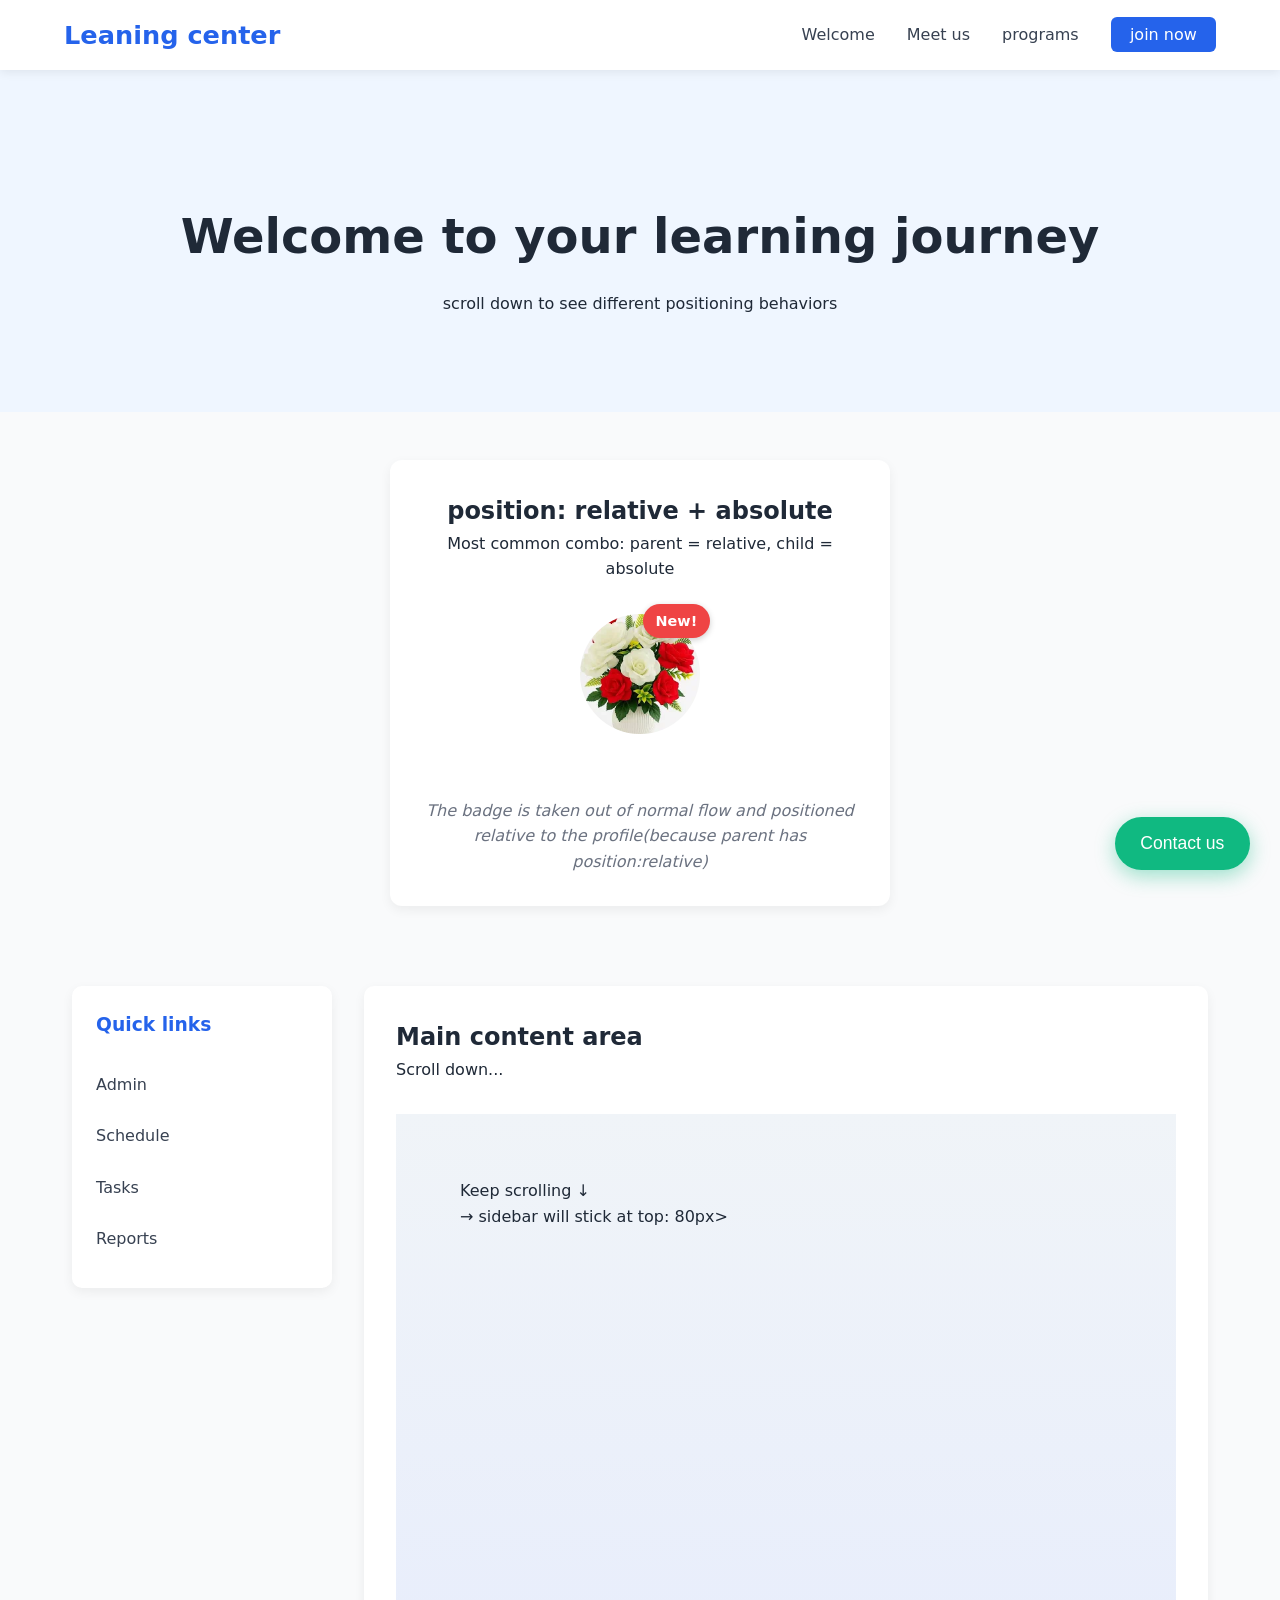
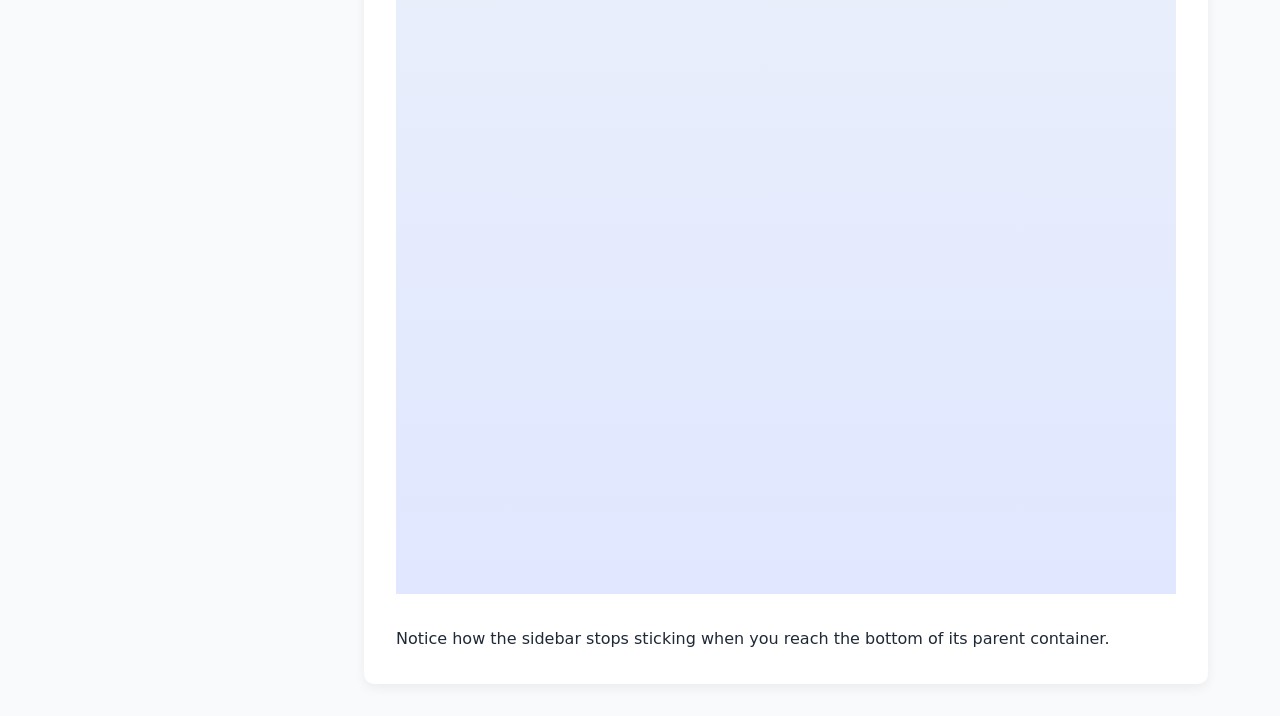
<file: index.html>
<!DOCTYPE html>
<html lang="en">
<head>
    <meta charset="UTF-8">
    <meta name="viewport" content="width=device-width, initial-scale=1.0">
    <title>positioning explained with a nav bar</title>
    <link rel="stylesheet" href="style.css">
</head>
<body>
    <!-- 1. Sticky navbar (most common modern use-case) -->
    <nav class=" navbar sticky">
        <div class="container">
            <a href="#" class="logo">Leaning center</a>
            <ul class="nav-links">
                <li><a href="#">Welcome</a></li>
                <li><a href="#">Meet us</a></li>
                <li><a href="#">programs</a></li>
                <li><a href="#" class="btn">join now</a></li>

            </ul>

        </div>

    </nav>
    <!-- Hero / banner area -->
    <header class="hero">
        <h1>Welcome to your learning journey</h1>
        <p>scroll down to see different positioning behaviors</p>
        </header>
        <main class="content">
            <section class="card relative-absolute-example">
                <h2>position: relative + absolute</h2>
                <p>Most common combo: parent = relative, child = absolute</p>
                <div class="profile relative">
                    <img src="flower.webp" alt="Student" class="avatar">
                    <span class="badge absolute">New!</span>


                </div>
                <p class="explanation">
                    The badge is taken out of normal flow and positioned relative to the profile(because parent has position:relative)
                 </section>
                </p>
                <div class="fixed-chat">
                    <button>Contact us</button>

                </div>
                <div class="two-column">
                    <aside class="sidebar sticky">
                        <h3>Quick links</h3>
                        <ul>
                            <li><a href="#">Admin</a></li>
                            <li><a href="#">Schedule</a></li>
                            <li><a href="#">Tasks</a></li>
                            <li><a href="#">Reports</a></li>
                        </ul>

                    </aside>
                    <article class="main-content">
                        <h2>Main content area</h2>
                        <p>Scroll down...</p>
                        <div style="height: 120vh; background: linear-gradient(#f0f4f8, #e0e7ff); margin: 2rem 0;">
                            <!-- tall content to force scrolling -->
                            <p style="padding: 4rem;">Keep scrolling ↓<br>→ sidebar will stick at top: 80px></p>
                        </div>
                        <p>Notice how the sidebar stops sticking when you reach the bottom of its parent container.</p>
                        
                        </article>
                    </div>
                 </main>
                </body>
               </html>
</file>
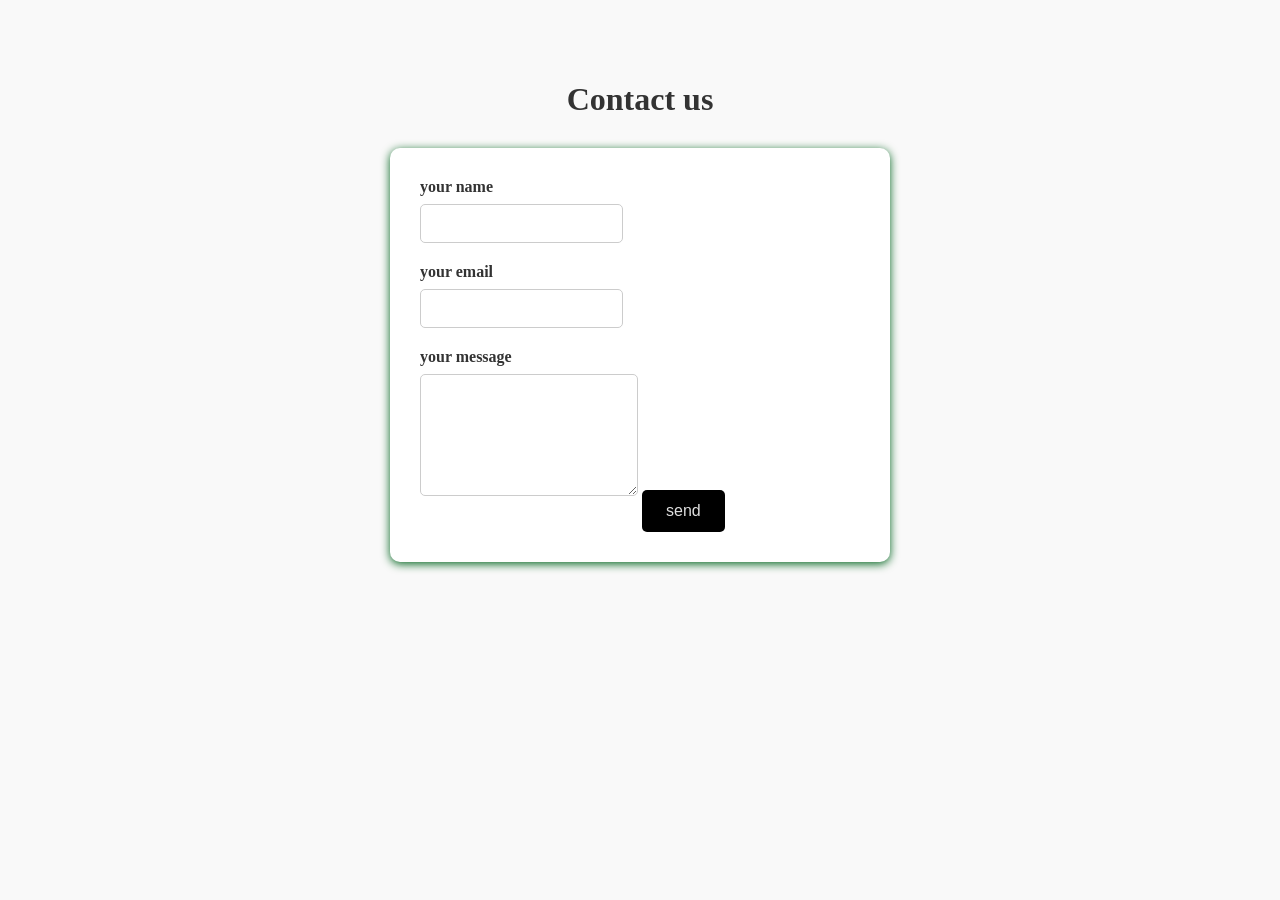
<file: form.html>
<!DOCTYPE html>
<html lang="en">
<head>
    <meta charset="UTF-8">
    <meta name="viewport" content="width=device-width, initial-scale=1.0">
    <title>Document</title>
    <link rel="stylesheet" href="form.css">
</head>
<body>
    <h1>Contact us</h1>
    <form action="">
        <label for="name">your name</label>
        <input type="text" name="name" id="name" required>
        <label for="email">your email</label>                      
        <input type="email" name="email" id="email" required>
        <label for="message">your message</label>
        <textarea name="message" id="message" required></textarea>
        <button type="submit">send</button>
    </form>
</body> 
</html>
</file>
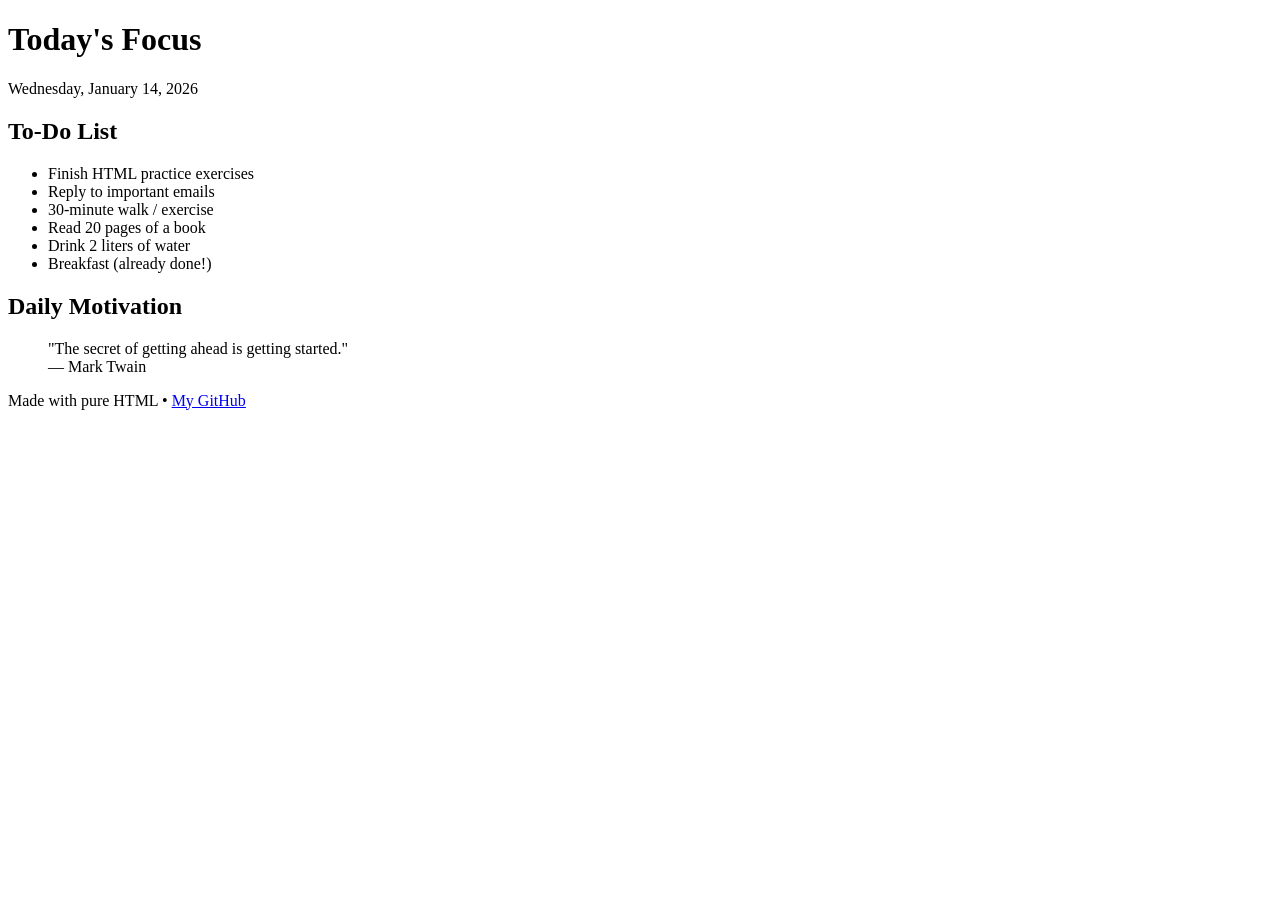
<file: index1.html>
<!DOCTYPE html>
<html lang="en">
<head>
    <meta charset="UTF-8">
    <meta name="viewport" content="width=device-width, initial-scale=1.0">
    <title>My Daily To-Do List</title>
</head>
<body>

    <header class="page-header">
        <h1 class="main-title">Today's Focus</h1>
        <p class="date">Wednesday, January 14, 2026</p>
    </header>

    <main class="content-area">

        <section class="todo-section">
            <h2 class="section-title">To-Do List</h2>
            
            <ul class="task-list">
                <li class="task-item priority-high">Finish HTML practice exercises</li>
                <li class="task-item">Reply to important emails</li>
                <li class="task-item">30-minute walk / exercise</li>
                <li class="task-item">Read 20 pages of a book</li>
                <li class="task-item">Drink 2 liters of water</li>
                <li class="task-item completed">Breakfast (already done!)</li>
            </ul>
        </section>

        <section class="quote-section">
            <h2 class="section-title">Daily Motivation</h2>
            
            <blockquote class="inspirational-quote">
                "The secret of getting ahead is getting started."
                <footer class="quote-author">— Mark Twain</footer>
            </blockquote>
        </section>

    </main>

    <footer class="page-footer">
        <p>Made with pure HTML • <a href="https://github.com" class="external-link">My GitHub</a></p>
    </footer>

</body>
</html>
</file>
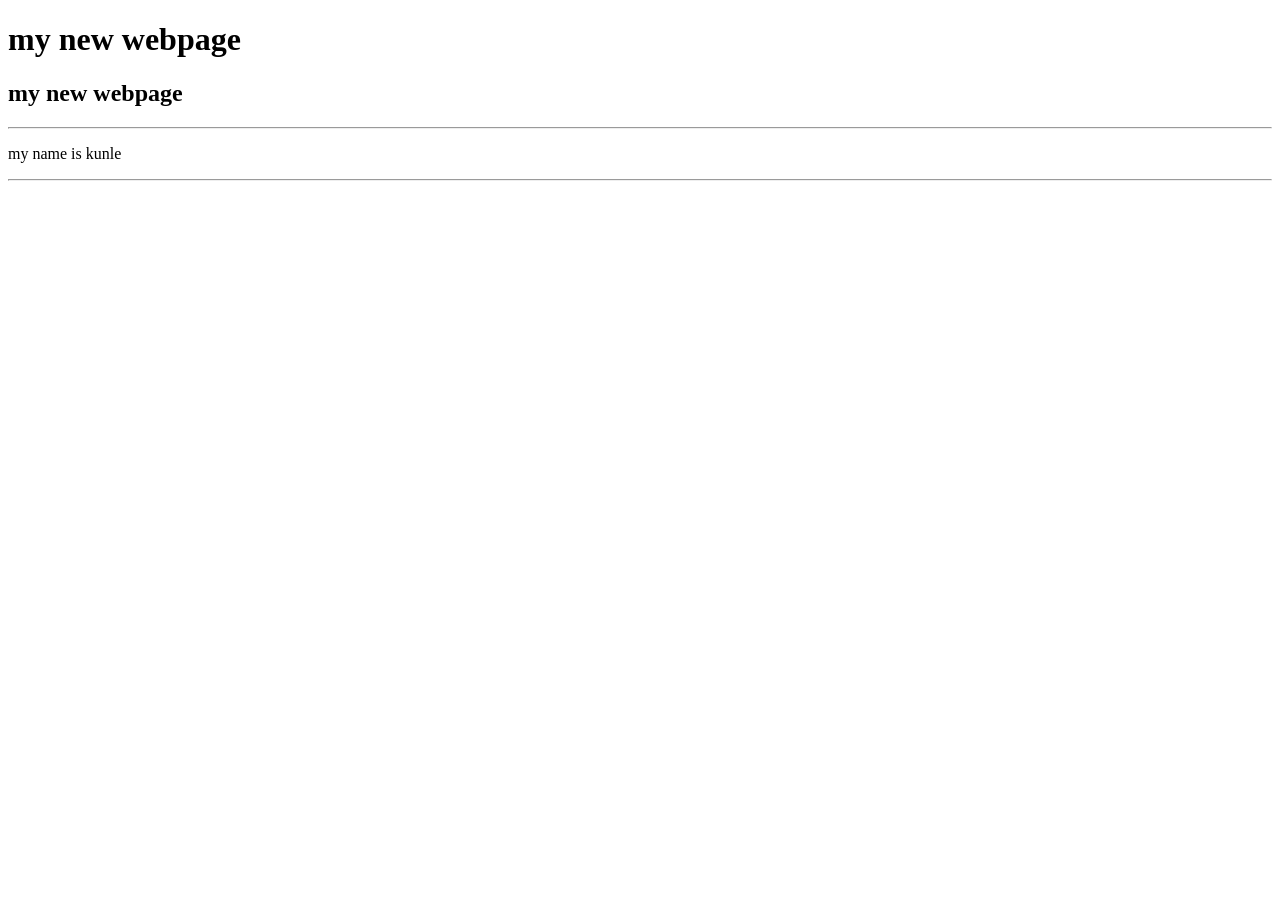
<file: work.html>
<!DOCTYPE html>
<html lang="en">
<head>
    <meta charset="UTF-8">
    <meta name="viewport" content="width=device-width, initial-scale=1.0">
    <title>my website</title>
</head>
<body>
    <h1>my new webpage</h1>
    <h2>my new webpage</h2>
    <hr>
    <p>my name is kunle</p>
    <hr>
    
</body>
</html>
</file>
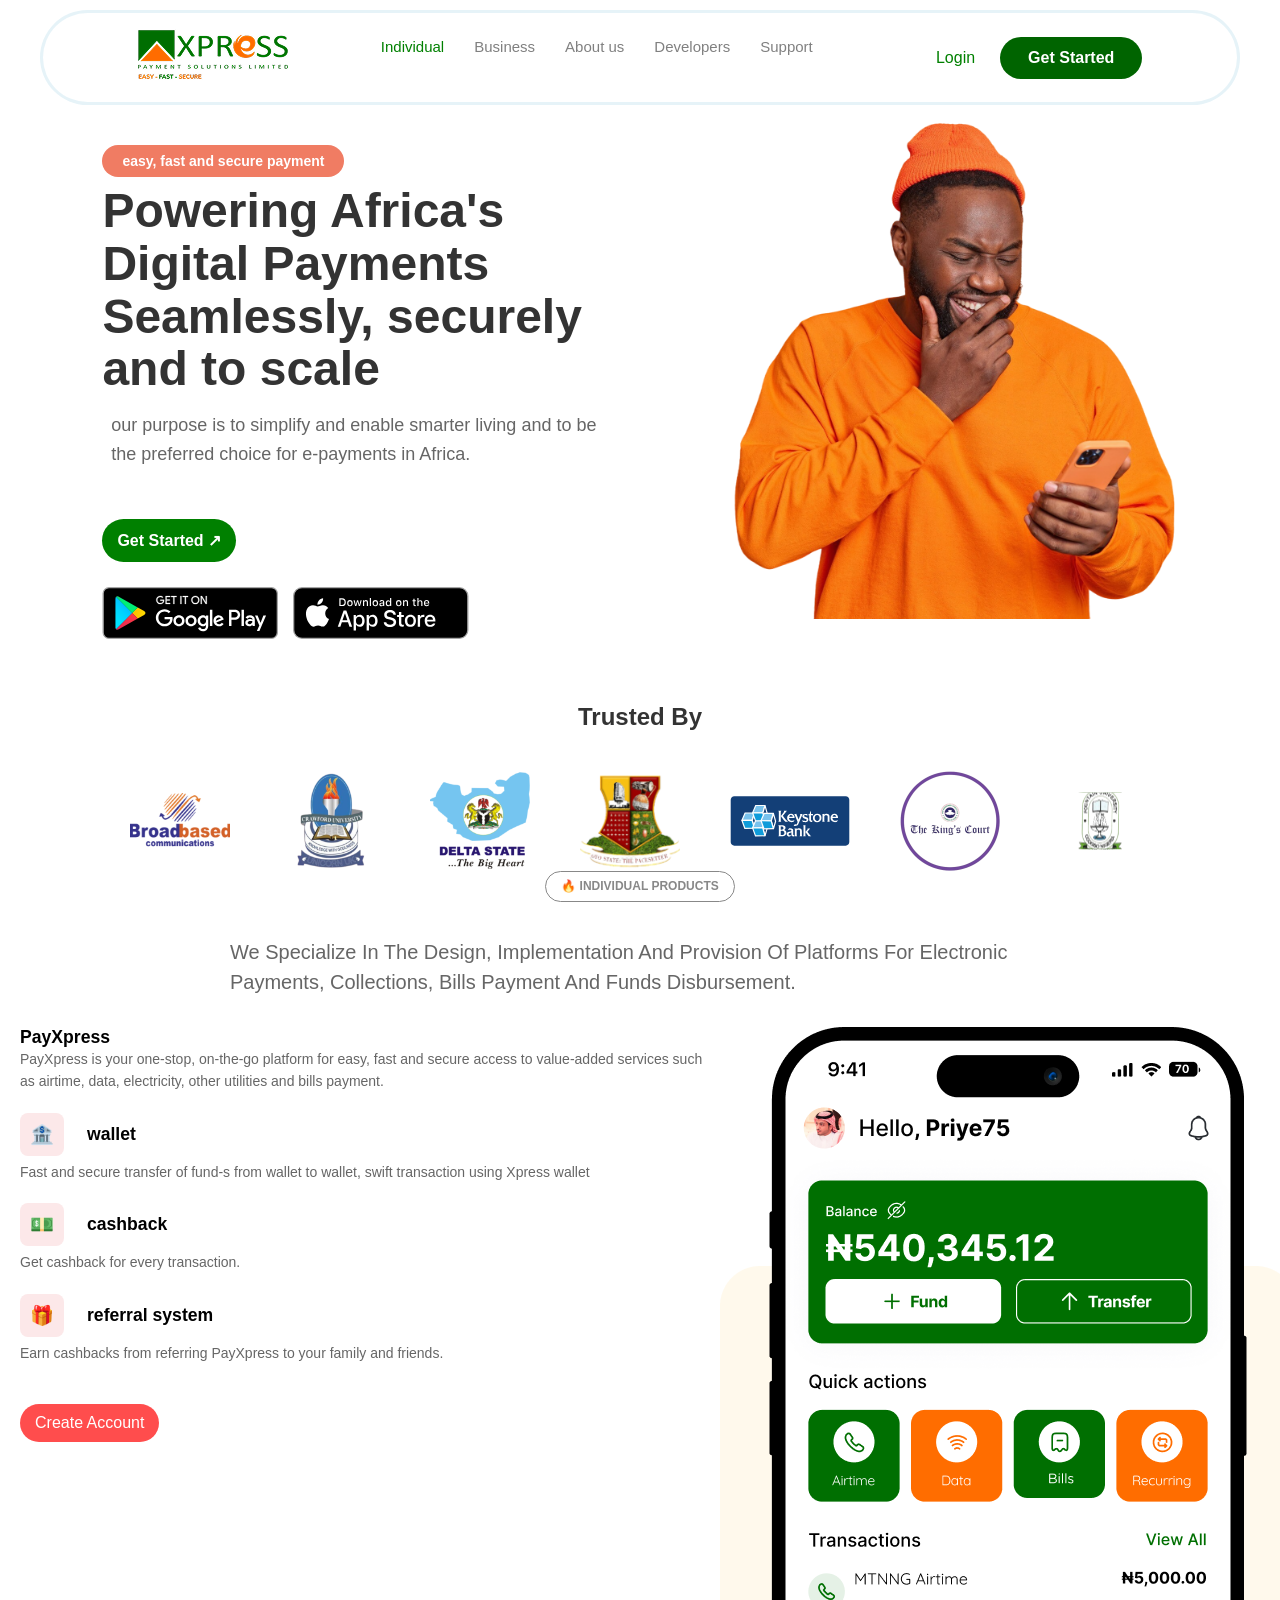
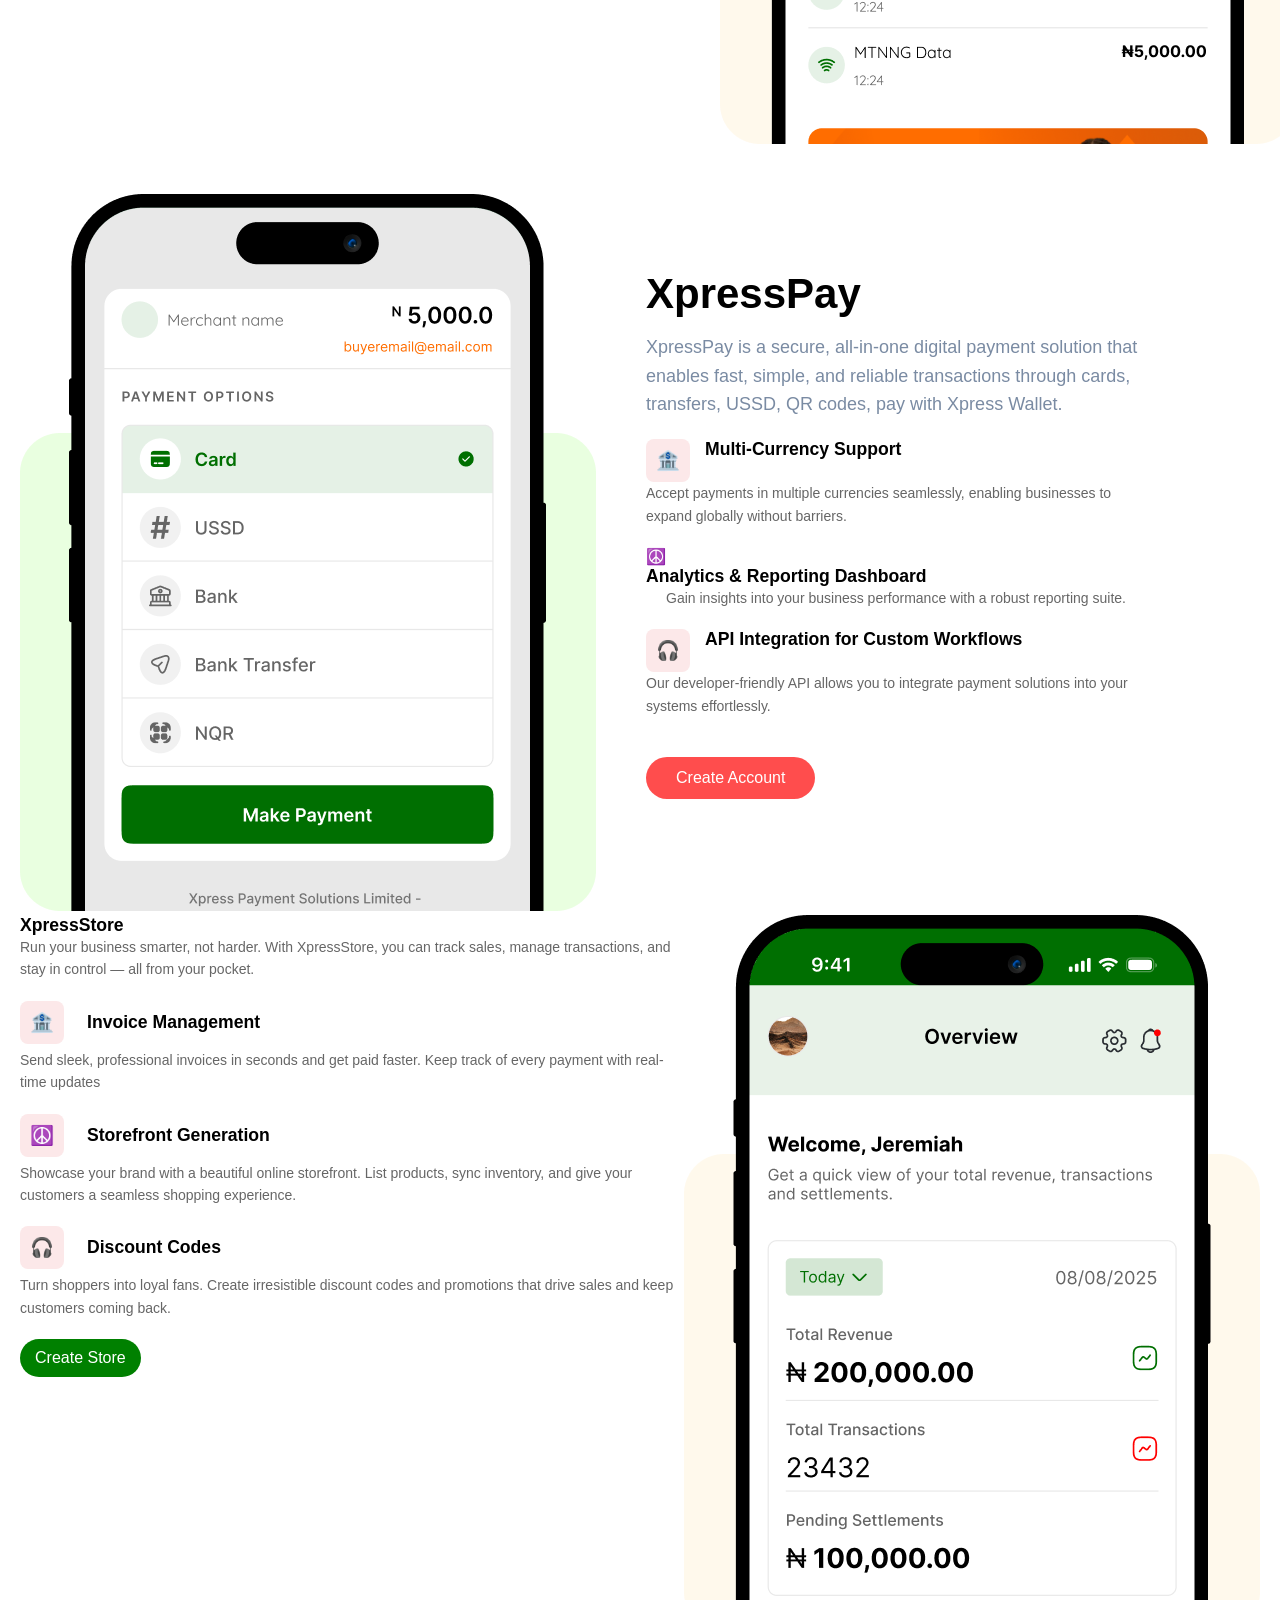
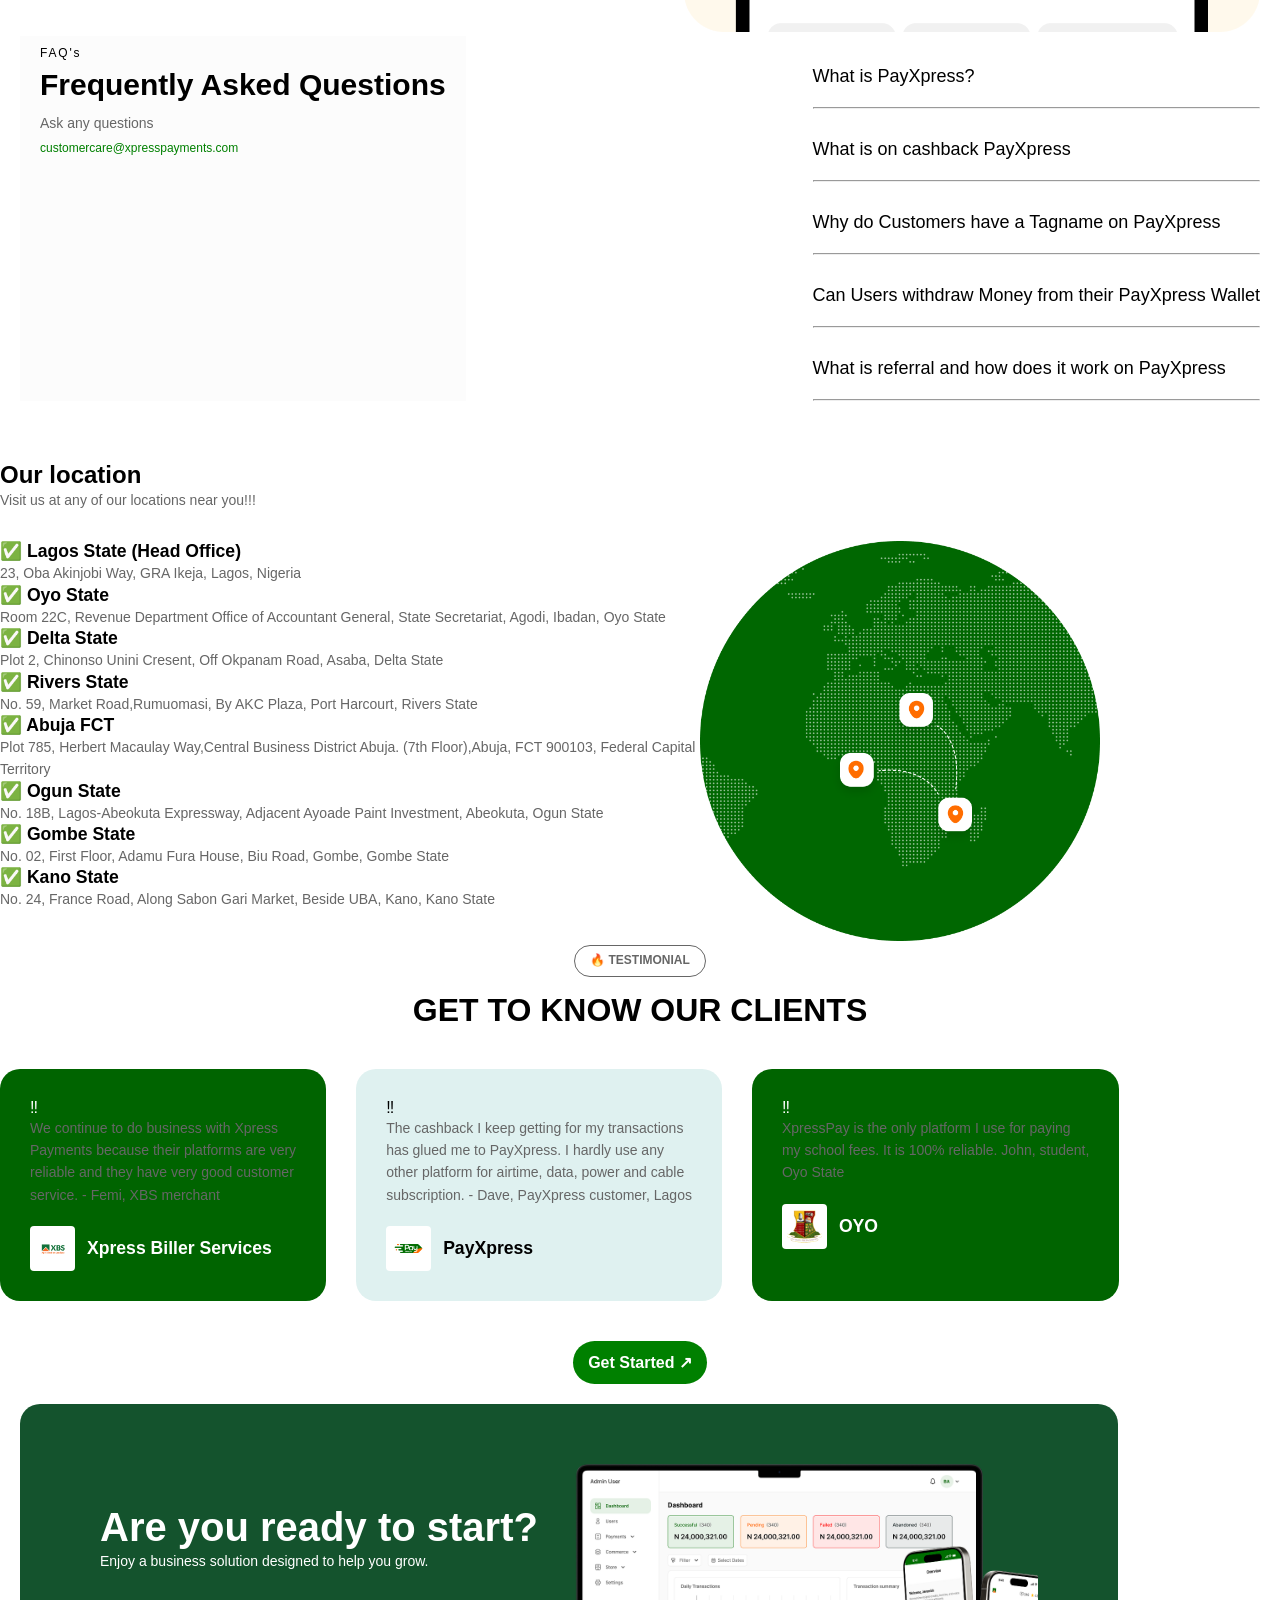
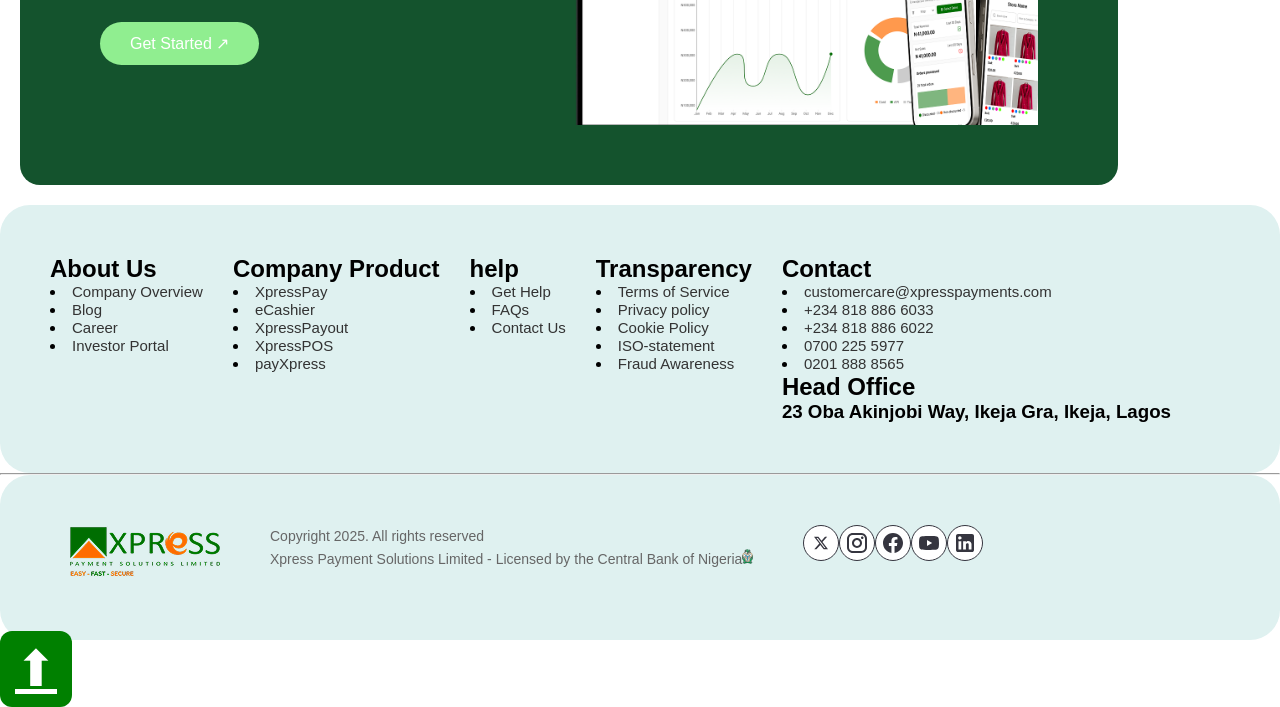
<file: xpress.html>
<!DOCTYPE html>
<html lang="en">
<head>
    <meta charset="UTF-8">
    <meta name="viewport" content="width=device-width, initial-scale=1.0">
    <title>xpress pay</title>
    <link rel="stylesheet" href="style2.css">
</head>
<body>
    <header>
        
        <div class="nav-container">
            <div class="logo">                                                                                                                       
                <img src="xpressLog.png" alt="xpress logo">
            </div>
           <div>  
          <nav class="sticky">
         <ul class="nav-links">
            <li><a href="#" class="active">Individual</a></li>
            <li><a href="#">Business</a></li>
            <li><a href="#">About us</a></li>
            <li class="#"><a href="#">Developers </a></li>
            <li><a href="#">Support</a></li>
              </ul>
            </nav>
           </div>
              <div class="nav-actions">
                <a href="#" class="login-link">Login</a>
                <a href="#" class="btn-get-started">Get Started</a>

             </div>
        </div>
        

    </header>
    <section class="hero">
        <div class="hero-content">
            <span class="orange-badge">easy, fast and secure payment</span>
            <h2>Powering Africa's  Digital Payments Seamlessly, securely  and to scale</h2>
            <p>our purpose is to simplify and enable smarter living and to  be the preferred choice for e-payments in Africa.</p>
            <div class="hero-btns">
                <a href="#" class="btn-primary"> Get Started &nearrow;</a>
                <div class="app-badges"><a href=""><img src="Mobile app store badge google.svg" alt="google store"></a>
                   <a href=""><img src="Mobile app store badge.svg" alt="mobile app store"></a>

                </div> 
                
            </div>

        </div>
        <div class="hero-image">
            <img src="individualimg (1).png" alt="individualimg">

        </div>

    </section>
    <section class="trusted-by">
        <h3>Trusted By</h3>
        <div class="logo-grid">
            <img src="Broadbased 1.svg" alt="Broadbased">
            <img src="crawford 1 - Copy.svg" alt="crawford">
            <img src="Delta-state-logo 1.svg" alt="delta">
            <img src="oyo state svg.svg" alt="oyo">
            <img src="Keystone Bank Limited.svg" alt="Keystone">
            <img src="RCCG svg.svg" alt="RCCG">
            <img src="fountain-university.svg" alt="fountain-university">
        </div>
        <p class="tagline"> <span>🔥 INDIVIDUAL PRODUCTS</span></p>
            <p class="Description">We Specialize In The Design, Implementation And Provision Of Platforms For Electronic Payments, Collections, Bills Payment And Funds Disbursement.</p>
            <div class="product-data">
                <div>
                    <h4>PayXpress</h4>
                <p class="narrative">PayXpress is your one-stop, on-the-go platform for easy, fast and secure access to value-added services such as airtime, data, electricity, other utilities and bills payment.</p>
                <div class="feature-header">
            <span class="icon">🏦</span>
            <h4>wallet</h4>
                </div>
                <p>Fast and secure transfer of fund-s from wallet to wallet, swift transaction using Xpress wallet</p>
                <div class="feature-header">
        <span class="icon">💵</span>
        <h4>cashback</h4>
        </div>
        <p>Get cashback for every transaction.</p>
        <div class="feature-header">
            <span class="icon">🎁</span>
            <h4>referral system</h4>
        </div>
                <p>Earn cashbacks from referring PayXpress to your family and friends.</p>
            
            <a href="#" class="btn">Create Account</a>
                </div>
        
        <div class="brand-logo">
            <img src="Frame 121 (1).png" alt="frame 121">
        </div>
            </div>

            <div class="parent-container">
                <div class="brand2-logo">
                <img src="iphonehalf2.png" alt="phone">
               </div>
               <div class="text-content">
                <h5 class="parent-title">XpressPay</h5>
                <p class="parent-description">XpressPay is a secure, all-in-one digital payment solution that enables fast, simple, and reliable transactions through cards, transfers, USSD, QR codes, pay with Xpress Wallet.</p>
                 <div class="feature-icon">
               <span class="icon">🏦</span>
               <h4>Multi-Currency Support</h4>
               </div>
               <p>Accept payments in multiple currencies seamlessly, enabling businesses to expand globally without barriers.</p>
               <div>
               <span class="feature-icon">☮️</span>
               <h4>Analytics & Reporting Dashboard</h4>
               </div>
               <p>Gain insights into your business performance with a robust reporting suite.</p>
               <div class="feature-icon">
                <span class="icon">🎧</span>
                <h4>API Integration for Custom Workflows</h4>
            </div>
            <p>Our developer-friendly API allows you to integrate payment solutions into your systems effortlessly.</p>
            <a href="#" class="secondary-btn">Create Account</a>
               </div>
            </div>
            <div class="parent-wrapper">
                <div>
                    <h4>XpressStore</h4>
                    <p class="narrative">Run your business smarter, not harder. With XpressStore, you can track sales, manage transactions, and stay in control — all from your pocket.</p>
                    <div class="feature-heading">
                    <span class="word-icon">🏦</span>
                    <h4>Invoice Management</h4>
                    </div>
                    <p>Send sleek, professional invoices in seconds and get paid faster. Keep track of every payment with real-time updates</p>
                    <div class="feature-heading">
                    <span class="word-icon">☮️</span>
                    <h4>Storefront Generation</h4>
                    </div>
                    <p>Showcase your brand with a beautiful online storefront. List products, sync inventory, and give your customers a seamless shopping experience.</p>
                    <div class="feature-heading">
                    <span class="word-icon">🎧</span>
                    <h4>Discount Codes</h4>
                    </div>
                    <p>Turn shoppers into loyal fans. Create irresistible discount codes and promotions that drive sales and keep customers coming back.</p>
                    <a href="#" class="tertiary-btn">Create Store</a>
                </div>
                <div>
                    <img src="Frame 121 (3).png" alt="frame">
                </div>
                
             </div>
             <div class="faq-section-heading">
                <div class="faq-section">
                <h5 class="taq-heading">FAQ's</h5>
                <h2 class="main-title">Frequently Asked Questions</h2>
                <p class="sub-text">Ask any questions</p>
                 <a href="#" class="email-link">customercare@xpresspayments.com</a>
             </div>
             
             <div>
                <div class="underlined-heading">
                <h6>What is PayXpress? </h6> <hr>
                <h6>What is on cashback PayXpress</h6> <hr>
                <h6>Why do Customers have a Tagname on PayXpress</h6> <hr>
                <h6>Can Users withdraw Money from their PayXpress Wallet</h6> <hr>
                <h6>What is referral and how does it work on PayXpress</h6> <hr>
             </div>
            </div>
        </section>
        <div class="location-section">
           <h2>Our location</h2>
           <p>Visit us at any of our locations near you!!!</p>
        </div>
        <div class="main-wrapper">
         <div class="location-list">
            <h4>✅ Lagos State (Head Office) <br> <p>23, Oba   Akinjobi Way, GRA Ikeja, Lagos, Nigeria</p></h4>
            <h4>✅ Oyo State <br> <p>Room 22C, Revenue Department Office of Accountant General, State Secretariat, Agodi, Ibadan, Oyo State</p></h4>
            <h4>✅ Delta State <br> <p>Plot 2, Chinonso Unini Cresent, Off Okpanam Road, Asaba, Delta State</p></h4>
            <h4>✅ Rivers State <br> <p>No. 59, Market Road,Rumuomasi, By AKC Plaza, Port Harcourt, Rivers State</p> </h4>
            <h4>✅ Abuja FCT <br> <p>Plot 785, Herbert Macaulay Way,Central Business District Abuja. (7th Floor),Abuja, FCT 900103, Federal Capital Territory</p></h4>
            <h4>✅ Ogun State <br> <p>No. 18B, Lagos-Abeokuta Expressway, Adjacent Ayoade Paint Investment, Abeokuta, Ogun State</p></h4>
            <h4>✅ Gombe State <br> <p>No. 02, First Floor, Adamu Fura House, Biu Road, Gombe, Gombe State</p></h4>
            <h4>✅ Kano State <br> <p>No. 24, France Road, Along Sabon Gari Market, Beside UBA, Kano, Kano State</p></h4>
     
            </div>
             <div class="Background-logo">
        <img src="Background circle.png" alt="circle">
     </div> 
      </div>
      
        <div class="testimonial-container">
            <p class="tag"> <span> 🔥 TESTIMONIAL</span></p>
            <h1 class="clients-heading">GET TO KNOW OUR CLIENTS</h1>
        </div>
        <div class="card-container">
        <div class="testimonial-card">
            <span class="qoutation-icon">‼️</span>
             <p>We continue to do business with Xpress <br> Payments because their platforms are very <br>reliable and they have very good customer <br>service. - Femi, XBS merchant</p>
             <div class="card-footer">
                <div class="logo-square">
                 <img src="XBS.png" alt="XBS">
                </div>
                  <h4>Xpress Biller Services</h4>
             </div>
             </div>
             <div class="customer-card">
                <span class="qoutation-icon">‼️</span>
                <p>The cashback I keep getting for my transactions <br> has glued me to PayXpress. I hardly use any <br>other platform for airtime, data, power and cable <br>subscription. - Dave, PayXpress customer, Lagos</p>
                <div class="card-footer">
                    <div class="logo-square">
                        <img src="payxpress (1).png" alt="payxpress">
                    </div>
                    <h4>PayXpress</h4>
                </div>
                  </div>
                  <div class="merchant-card">
                    <span class="qoutation-icon">‼️</span>
                    <p>XpressPay is the only platform I use for paying <br> my school fees. It is 100% reliable. John, student, <br> Oyo State</p>
                    <div class="card-footer">
                        <div class="logo-square">
                            <img src="oyo state svg.svg" alt="OYO">
                         </div>
                        <h4>OYO</h4>
                    </div>
                       </div>
                    </div>
                       <div class="button-wrapper">
                      <a href="#" class="btn-primary"> Get Started &nearrow;</a>
                      </div>

                      <div class="rts-container">
                        <div class="rts-content">
                        <h1>Are you ready to start?</h1>
                        <p>Enjoy a business solution designed to help you grow.</p>
                        <div class="rts-button">
                         <a href="#" class="rts-primary">Get Started &nearrow;</a>
                        </div>
                        </div>
                       <div class="rts-image">
                         <img src="macbook.png" alt="macbook">
                        </div>
                      </div>
                      <section class="site-footer">
                        <div class="about-us">
                        <h1>About Us</h1>
                         <li><a href="#">Company Overview</a></li>
                          <li><a href="#">Blog</a></li>
                          <li><a href="#">Career</a></li>
                          <li><a href="#">Investor Portal</a></li>
                        </div>
                        <div class="company-product">
                         <h1>Company Product</h1>
                         <li><a href="#">XpressPay</a></li>
                         <li><a href="#">eCashier</a></li>
                         <li><a href="#">XpressPayout</a></li>
                         <li><a href="#">XpressPOS</a></li>
                         <li><a href="#">payXpress</a></li>
                        </div>
                        <div class="site-help">
                         <h1>help</h1>
                         <li><a href="#">Get Help</a></li>
                         <li><a href="#">FAQs</a></li>
                         <li><a href="#">Contact Us</a></li>
                        </div>
                        <div class="site-trans">
                         <h1>Transparency</h1>
                         <li><a href="#">Terms of Service</a></li>
                         <li><a href="#">Privacy policy</a></li>
                         <li><a href="#">Cookie Policy</a></li>
                         <li><a href="#">ISO-statement</a></li>
                         <li><a href="#">Fraud Awareness</a></li>
                        </div>
                        <div class="site-contact">
                         <h1>Contact</h1>
                         <li><a href="#" class="site-link">customercare@xpresspayments.com</a></li>
                          <li><a href="#">+234 818 886 6033</a></li>
                          <li><a href="#">+234 818 886 6022</a></li>
                          <li><a href="#">0700 225 5977</a></li>
                          <li><a href="#">0201 888 8565</a></li>
                          <h2>Head Office</h2>
                          <h3>23 Oba Akinjobi Way, Ikeja Gra, Ikeja, Lagos</h3>
                        </div>
                      </section> 
                          <hr>
                     <footer class="work-footer">
                        <div class="page-footer">
                    <div class="logo">                                                                                                                       
                      <img src="xpressLog.png" alt="xpress logo">
                     </div>
                     <div class="intro-text">
                     <p>Copyright 2025. All rights reserved <br>
                     <span>Xpress Payment Solutions Limited - Licensed by the Central Bank of Nigeria<img src="cbn.svg" alt=""></span></p>
                     </div>
                     <div class="app-socials">
                        <a href="#"><img src="twitter.svg" alt="twitter"></a>
                        <a href="#"><img src="instagram.svg" alt="instagram"></a>
                        <a href="#"><img src="facebook.svg" alt="facebook"></a>
                        <a href="#"><img src="youtube.svg" alt="youtube"></a>
                        <a href="#"><img src="linkedin.svg" alt="linkedin"></a>
                     </div>
                        </div>
                    </footer>
                    <a href="#" class="fixed">⬆</a>
                       
                      
    </body>
</html>
</file>
<file: style.css>
* {
  margin: 0;
  padding: 0;
  box-sizing: border-box;
}

body {
  font-family: system-ui, sans-serif;
  line-height: 1.6;
  background: #f9fafb;
  color: #1f2937;
}

/* ─── 1. Sticky Navbar ─────────────────────────────────────── */
.navbar.sticky {
  position: sticky;
  top: 0;
  z-index: 100;
  background: white;
  box-shadow: 0 2px 10px rgba(0,0,0,0.08);
}

.navbar .container {
  max-width: 1200px;
  margin: 0 auto;
  padding: 0 1.5rem;
  height: 70px;
  display: flex;
  justify-content: space-between;
  align-items: center;
}

.logo {
  font-size: 1.6rem;
  font-weight: 800;
  color: #2563eb;
  text-decoration: none;
}

.nav-links {
  display: flex;
  list-style: none;
  gap: 2rem;
}

.nav-links a {
  text-decoration: none;
  color: #374151;
  font-weight: 500;
}

.nav-links a:hover { color: #2563eb; }

.btn {
  background: #2563eb;
  color: white !important;
  padding: 0.5rem 1.2rem;
  border-radius: 6px;
}

/* ─── Hero ─────────────────────────────────────────────────── */
.hero {
  background: #eff6ff;
  text-align: center;
  padding: 8rem 2rem 6rem;
}

.hero h1 { font-size: 3rem; margin-bottom: 1rem; }

/* ─── 2. Relative + Absolute example ───────────────────────── */
.relative-absolute-example {
  max-width: 500px;
  margin: 3rem auto;
  padding: 2rem;
  background: white;
  border-radius: 12px;
  box-shadow: 0 4px 12px rgba(0,0,0,0.06);
  text-align: center;
}

.profile.relative {
  position: relative;
  display: inline-block;
  margin: 2rem 0;
}

.avatar {
  width: 120px;
  height: 120px;
  border-radius: 50%;
  object-fit: cover;
}

.badge.absolute {
  position: absolute;
  top: -10px;
  right: -10px;
  background: #ef4444;
  color: white;
  font-size: 0.9rem;
  font-weight: bold;
  padding: 0.35rem 0.8rem;
  border-radius: 999px;
  box-shadow: 0 2px 6px rgba(0,0,0,0.2);
}

/* ─── 3. Fixed element (chat button) ───────────────────────── */
.fixed-chat {
  position: fixed;
  bottom: 30px;
  right: 30px;
  z-index: 200;
}

.fixed-chat button {
  background: #10b981;
  color: white;
  border: none;
  padding: 1rem 1.6rem;
  border-radius: 999px;
  font-size: 1.1rem;
  box-shadow: 0 6px 20px rgba(16,185,129,0.4);
  cursor: pointer;
}

/* ─── 4. Sticky sidebar example ────────────────────────────── */
.two-column {
  display: flex;
  max-width: 1200px;
  margin: 0 auto;
  gap: 2rem;
  padding: 2rem;
}

.sidebar.sticky {
  position: sticky;
  top: 90px;                    /* below navbar */
  align-self: start;
  width: 260px;
  background: white;
  padding: 1.5rem;
  border-radius: 10px;
  box-shadow: 0 4px 12px rgba(0,0,0,0.06);
}

.sidebar h3 {
  margin-bottom: 1.2rem;
  color: #2563eb;
}

.sidebar ul {
  list-style: none;
}

.sidebar a {
  display: block;
  padding: 0.8rem 0;
  color: #374151;
  text-decoration: none;
}

.sidebar a:hover { color: #2563eb; }

.main-content {
  flex: 1;
  background: white;
  padding: 2rem;
  border-radius: 10px;
  box-shadow: 0 4px 12px rgba(0,0,0,0.06);
}

.explanation {
  margin-top: 1.5rem;
  font-style: italic;
  color: #6b7280;
}
</file>
<file: form.css>
body{
    max-width: 500px;
    margin: 40px auto;
    padding: 20px;
    background-color: #f9f9f9;
}
h1{
    text-align: center;
    color: #333;
    margin-bottom: 30px;
}
form{
    background-color: white;
    padding: 30px;
    border-radius: 10px;
    box-shadow: 0 2px 10px rgb(0, 100, 30);
}
label{
    display: block;
    margin-bottom: 8px;
    font-weight: bold;
    color: #333;
}
input, textarea{
    width: 100;
    padding: 10px;
    margin-bottom: 20px;
    border: 1px solid #ccc;
    border-radius: 5px;
    font-size: 15px;
    font-family: 'Courier New', Courier, monospace;
}
textarea{
    resize: vertical;
    min-height: 100px;
}
button{
    background-color: black;
    color: rgb(223, 223, 223);
    padding: 12px 24px;
    border: none;
    border-radius: 5px;
    font-size: 16px;
    cursor: pointer;
}
button:hover{
    background-color: blue;
}
</file>
<file: style2.css>
*{
    margin: 0;
    padding: 0;
    box-sizing: border-box;
    font-family: arial;
    /* background-color: papayawhip; */

}
header {
    width: 100%;
    color: #ffffff;
    padding: 10px 0;
    position: sticky;
    z-index: 1000;
    top: 0;
    position: sticky;
}
.logo{
    font-size: 22px;
    font-weight: bold;
    
}
.nav-links{
    background-color: #ffffff;
    display: flex;
    text-decoration: none;
    list-style: none;
    gap: 30px;
    align-items: center;
    margin: 0;
    padding: 10px 32px;

}
.nav-links li a{
    text-decoration: none;
    color: gray;

}

.nav-container{
    display: flex;
    justify-content: space-around;
    background-color: #ffffff;
    text-align: center;
    width: 100%;
    padding: 15px 5%;
    max-width: 1200px;
    margin:auto;
    box-sizing: border-box;
    border-radius: 50px;
    box-shadow: rgba(173, 216, 230, 0.5);
    border: 3px solid rgba(173, 216, 230, 0.3);
}
.btn-get-started{
    background-color: darkgreen;
    color: #ffffff;
    text-decoration: none;
    padding: 12px 28px;
    border-radius: 30px;
    display: inline-block;
    font-weight: bold;
}
.hero h1{
background-color: #ff5733;
color: white;
border-radius: 50px;
padding: 8px 20px;
display: inline-block;
margin-bottom: 20px;
font-size: 14px;
font-weight: 600;
}
.hero h2{
    font-size: 55px;
    font-weight: 700;

}
.hero h5{
    color: #7d8a99;
    font-size: 18px;
    font-weight: 100;
}

.btn-get-started:hover{
    background-color: #ff5733;
}
.nav-links a{
    text-decoration: none;
    color: #333;
    font-weight: 500;
}
.nav-actions{
    display: flex;
    align-items: center;
    gap: 25px;
    margin-left: 30px;

}
.login-link{
    text-decoration: none;
    color: green;
    font-weight: 500;
}
.hero{
    display: flex;
    align-items: flex-start;
    justify-content: space-between;
    padding: 0 8% ;
    gap: 40px;
    min-width: 80vh;
}
.hero-content{
    display: flex;
    flex-direction: column;
    align-items: flex-start;
    flex: 1;
}
.orange-badge {
    background-color: #f07c63;
    color: white;
    padding: 8px 20px;
    border-radius: 50px;
    font-size: 14px;
    font-weight: 600;
    margin-top: 30px;
    display: inline-block;
    width: auto;
    margin-bottom: 8px;
}
.hero-content h2{
    font-size: 48px;
    line-height: 1.1;
    color: #333;
    margin-bottom: 15px;
    margin-top: 0;
}
.hero-content p{
    font-size: 18px;
    color: #666;
    line-height: 1.6;
    max-width: 500px;
    margin-bottom: 30px;
    font-weight: 400;

}
.btn-primary{
    background-color: green;
    color: white;
    padding: 12px 15px;
    border-radius: 50px;
    text-decoration: none;
    font-weight: 600;
    font-size: 16px;
    display: inline-flex;
    align-items: center;
    gap: 6px;
    margin-top: 20px;
}
.btn-primary:hover{
    background-color: #a01414;
}
.app-badges{
    display: flex;
    gap: 15px;
    margin-top: 25px;
    align-items: center;
}
.hero-image{
    flex: 1;
    display: flex;
    justify-content: flex-end;
    align-items: center;
}
.hero-image img{
    max-width: 450px;
    height: auto;
    border-radius: 20px;
}
.nav-links .active{
    color: green;
}
.trusted-by{
    padding: 60px 20px;
    text-align: center;
}
.trusted-by h3{
    font-size: 24px;
    color: #333;
    margin-bottom: 40px;
}
.logo-grid{
    display: flex;
    justify-content: center;
    align-items: center;
    gap: 50px;
}
.tagline{
    font-size: 12px;
    font-weight: bold;
    color: #888;
    margin-bottom: 15px;
    display: inline-block;
    border: 1px solid;
    padding: 5px 15px;
    border-radius: 20px;
}
.feature-header{
    display: flex;
    align-items: center;
    gap: 8px;
    margin-bottom: 5px;
}

.icon{
  padding: 10px;
  border-radius: 8px;
  margin-right: 15px;
  justify-content: center;
  font-size: 1.2rem;
  display: flex;
  background-color: #fce8e9;
  }

  h4{
    margin: 0;
    font-size: 1.1rem;
    font-weight: 600;
    text-align: left;
  }

  p{
    font-size: 14px;
    color: #666;
    line-height: 1.6;
    max-width: 700px;
    margin: 0 auto;
    margin-bottom: 20px;
    font-weight: 400;
    text-align: left;
  }

  .Description{
    font-size: 18px;
    font-weight: 400;
    margin: 20px auto;
    color: #666;
    line-height: 1.5;
    font-size: 1.25rem;
    max-width: 820px;
    margin-bottom: 30px;
}


/* .feature-items p{
    margin-bottom: 20px;
    color: #777;
    gap: 15px;
    display: flex;
    align-items: center;
    margin-bottom: 20px;
} */
 .btn{
    display: inline-block;
    margin-top: 20px;
    margin-bottom: 20px;
    background: #ff4d4d;
    color: white;
    border-radius: 30px;
    text-decoration: none;
     padding: 10px 15px;
    text-align: left;
}




.brand-logo{
     max-width: 400px;
    height: auto;
    width: 40%;
    display: flex;

   
}
.product-data{
    display: flex;
    text-align: left;
    
}
.parent-container{
    display: flex;
    flex-direction: row;
    align-items: center;
    gap: 50px;
    padding-top: 50px;

}
.text-content{
    display: flex;
    flex-direction: column;
    max-width: 500px;
    margin-top: -20px;

}
.parent-title{
    color: black;
    font-size: 42px;
    font-weight: 700;
    margin-bottom: 15px;
    display: flex;
}
.parent-description{
    color: #7a8ba3;
    font-size: 18px;
    line-height: 1.6;

}
.feature-icon{
    display: flex;
}
.secondary-btn{
    display: inline-flex;
    margin-top: 20px;
    margin-bottom: 20px;
    background: #ff4d4d;
    color: white;
    border-radius: 50px;
    text-decoration: none;
     padding: 12px 30px;
    text-align: left;
    width: fit-content;
}
.parent-wrapper{
    display: flex;
}
.word-icon{
    display: flex;
    padding: 10px;
  border-radius: 8px;
  margin-right: 15px;
  justify-content: center;
  font-size: 1.2rem;
  width: fit-content;
  background-color: #fce8e9;
}
.tertiary-btn{
    display: flex;
    margin-top: 20px;
    margin-bottom: 20px;
    background: green;
    color: white;
    border-radius: 30px;
    text-decoration: none;
     padding: 10px 15px;
    text-align: left;
    width: fit-content;
}
.feature-heading{
    display: flex;
    align-items: center;
    gap: 8px;
    margin-bottom: 5px
}
.faq-section{
    padding: 10px 20px;
    background-color: #fcfcfc;
    text-align: left;

    
    
}
.taq-heading{
    font-size: 12px;
    font-weight: 500;
    margin-bottom: 8px;
    letter-spacing: 0.15em;
}
.main-title{
    font-size: 30px;
    color: black;
    margin-bottom: 10px;
}
.sub-text{
    font-size: 14px;
    font-weight: 400;
    text-align: left;
    color: #666;
    text-decoration: none;
    display: inline-block;
    margin-bottom: 0;
    line-height: 1.6;
    max-width: 700px;
}
.email-link{
    font-size: 12px;
    display: flex;
    color: green;
    text-decoration:none ;
    margin-top: 5px;
    font-weight: 100;
    line-height: 1.6;
    max-width: 300;
}
.faq-section-heading{
    display: flex;
    justify-content: space-between;
    


}
    
.underlined-heading h6{
     font-size: 18px;
     justify-content: space-between;
     margin-top: 10px;
     width: fit-content;
    font-weight: 400;
    color: black;
    padding: 20px 0;
    cursor: pointer;
}
.underlined-heading{
    display: flex;
    flex-direction: column;
    width: 100%;
}
h6:hover{
    text-decoration: underline;
}
.location-section{
    display: flex;
    flex-direction: column;
    margin-bottom: 30px;
    
}
.location-section p{
    display: block;
    margin: 0;
    
}

.location-list p{
    display: flex;
    margin: 0;   
}

.Background-logo img{
     width: 400px;
     height: auto;
}
.main-wrapper{
    display: flex;
}
.tag{
   font-size: 12px;
    font-weight: bold;
    text-align: center;
    margin-bottom: 15px;
    width: fit-content;
    border: 1px solid;
    padding: 5px 15px;
    border-radius: 20px;

}
.clients-heading{
    justify-content: center;
    display: flex;
}
.card-footer{
    display: flex;
    align-items: center;
    gap: 12px;
}
.logo-square{
    width: 45px;
    height: 45px;
    background-color: #ffffff;
    padding: 5px;
    display: flex;
    justify-content: center;
    align-items: center;
    border-radius: 4px;
}
.logo-square img{
    max-width: 100%;
    height: auto;
}
.testimonial-card p{
    text-align: left;
    margin-left: 0;
}
.qoutation-icon{
    display: flex;
    align-items: center;
}
.testimonial-card{
    background-color: darkgreen;
    padding: 30px;
    border-radius: 20px;
    color: white;
    width: fit-content;
}
.customer-card{
    background-color: #dff1f0;
    padding: 30px;
    border-radius: 20px;
    color: black;
    width: fit-content;
    box-shadow: rgba(173, 216, 230, 0.3);
}
.customer-card p{
    text-align: left;
    margin-left: 0
}
.card-container{
    display: flex;
    gap: 30px;
    margin-top: 40px;
    

}
.merchant-card{
    background-color: darkgreen;
    padding: 30px;
    border-radius: 20px;
    color: white;
    width: fit-content;
}
.button-wrapper{
    display: flex;
    justify-content: center;
    margin-top: 20px;
}
.rts-container{
    background-color: #14532d;
    display: flex;
    width: fit-content;
    margin-top: 30px;
    margin: 20px;
    padding: 60px 80px;
    border-radius: 20px;
    justify-content: space-between;
    align-items: center;
    
}
.rts-image img{
    width: 500px;
    justify-content: right;
    display: flex;
}
.rts-container h1{
     color: white;
     font-size: 2.5rem;
}
.rts-container p{
    color: #ffffff;
    margin-bottom: 30px;

}
.rts-primary{
  display: inline-flex;
    margin-top: 20px;
    margin-bottom: 20px;
    margin-right: 0;
    margin-left: 0;
    background: lightgreen;
    color: white;
    border-radius: 50px;
    text-decoration: none;
     padding: 12px 30px;
    text-align: left;
    width: fit-content;
}
.rts-primary:hover{
    background-color: white;
}
.site-footer{
    display: flex;
    gap: 30px;
    background-color: #dff1f0;
    margin-top: 20px;
    padding: 50px;
    border-radius: 30px;
    text-decoration: none;
}
li a{
    text-decoration: none;
    color: #333;
    font-size: 15px;
    gap: 8px;
}
.cbn-img{
    display: flex;
    margin-left: 0;
}
.work-footer{
    background-color: #dff1f0;
    border-radius: 30px;
    padding: 50px;
    display: flex;
}
.app-socials{
    display: flex;
    justify-content: space-between;
}
.page-footer{
    justify-content: space-between;
    display: flex;
    gap: 50px;
    margin-left: 20px;
    margin-right: 20px;
}
.fixed{
    font-size: 50px;
    background-color: green;
    color: white;
    border-radius: 12px;
    width: fit-content;
    padding: 10px 15px;
    margin: 0;
}
</file>
